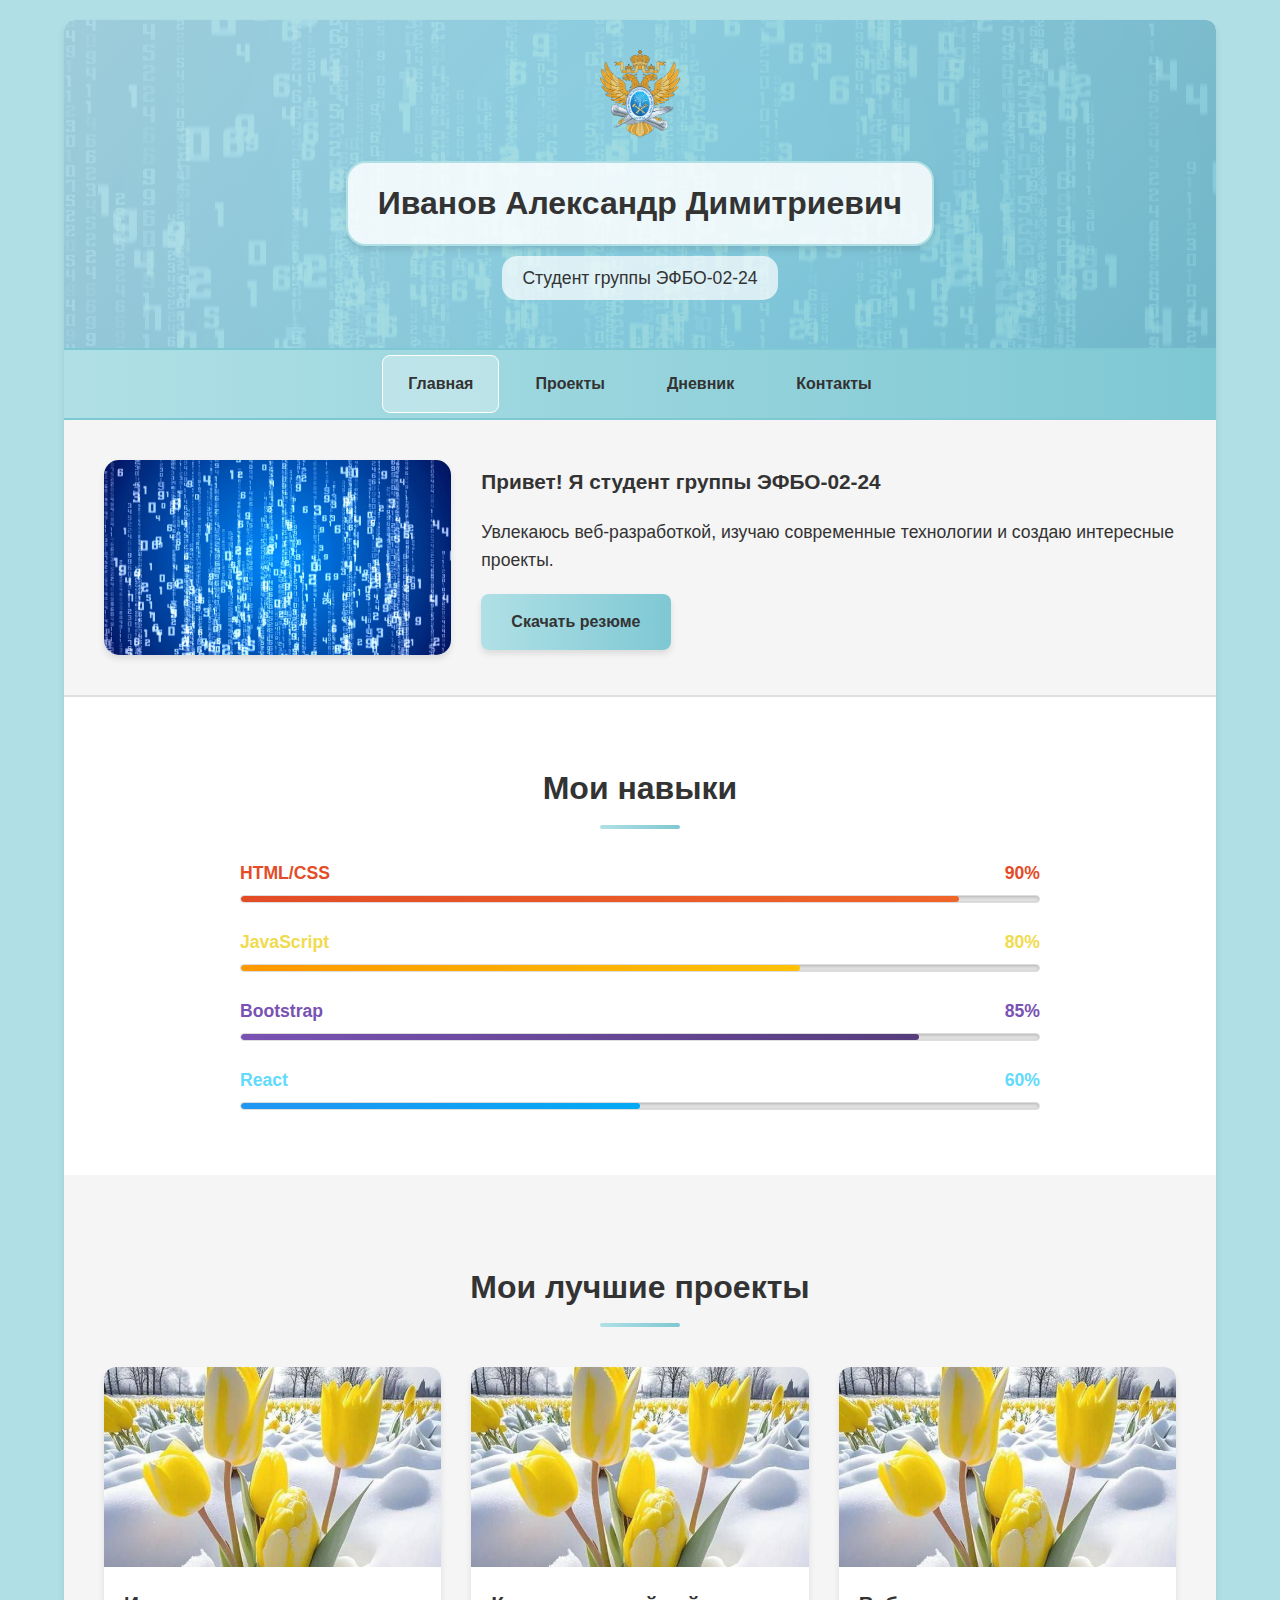
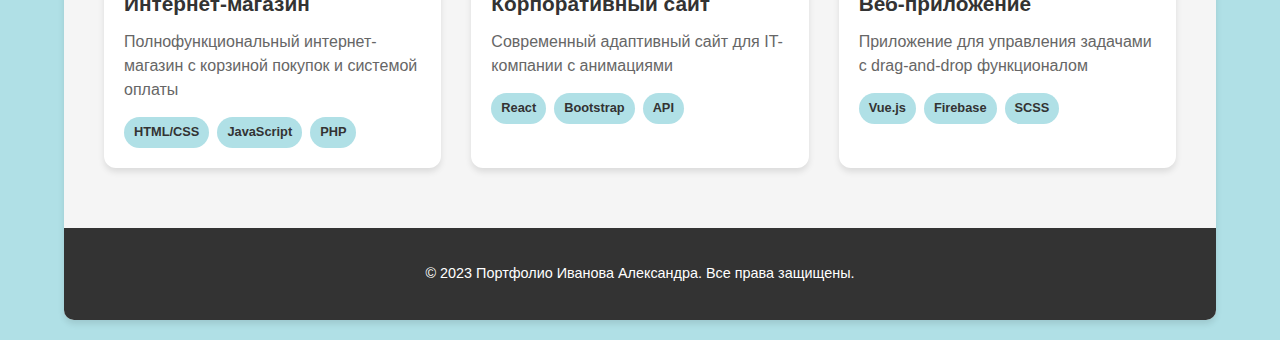
<file: index.html>
<!DOCTYPE html>
<html lang="ru">

<head>
    <meta charset="UTF-8">
    <meta name="viewport" content="width=device-width, initial-scale=1.0">
    <title>Портфолио Иванова Александра</title>
    <link rel="stylesheet" href="styles/styles.css">
</head>

<body>
    <div class="page">
        <div class="content">
            <header class="header">
                <div class="header__logo">
                    <img class="header__logo-img" src="/images/MIREA_Gerb_Colour.png" alt="Логотип МИРЭА">
                </div>
                <h1 class="header__text">Иванов Александр Димитриевич</h1>
                <p class="header__subtitle">Студент группы ЭФБО-02-24</p>
            </header>

            <nav class="nav">
                <div class="nav__container">
                    <a href="/index.html" class="nav__button-link active">Главная</a>
                    <a href="pages/projects.html" class="nav__button-link">Проекты</a>
                    <a href="pages/diary.html" class="nav__button-link">Дневник</a>
                    <a href="pages/contacts.html" class="nav__button-link">Контакты</a>
                </div>
            </nav>

            <main>
                <div class="info__container">
                    <img src="/images/header-background.png" alt="Фото студента" class="info__img">
                    <div class="info__text-content">
                        <p class="info__text-1">Привет! Я студент группы ЭФБО-02-24</p>
                        <p class="info__text-2">Увлекаюсь веб-разработкой, изучаю современные технологии и создаю интересные проекты.</p>
                        <a class="info__download-button" href="/assets/Практическое занятие №14 Фронтенд и бэкенд разработка (Часть 1 из 2).pdf">
                            Скачать резюме
                        </a>
                    </div>
                </div>

                <div class="skills__container">
                    <h2 class="skills__title">Мои навыки</h2>
                    <div class="skills__list">
                        <div class="skills__item">
                            <div class="skill__header">
                                <span class="skill__text html-text">HTML/CSS</span>
                                <span class="skills__percent html-percent">90%</span>
                            </div>
                            <div class="progress-bar">
                                <div class="progress-fill html-fill"></div>
                            </div>
                        </div>

                        <div class="skills__item">
                            <div class="skill__header">
                                <span class="skill__text js-text">JavaScript</span>
                                <span class="skills__percent js-percent">80%</span>
                            </div>
                            <div class="progress-bar">
                                <div class="progress-fill js-fill"></div>
                            </div>
                        </div>

                        <div class="skills__item">
                            <div class="skill__header">
                                <span class="skill__text bootstrap-text">Bootstrap</span>
                                <span class="skills__percent bootstrap-percent">85%</span>
                            </div>
                            <div class="progress-bar">
                                <div class="progress-fill bootstrap-fill"></div>
                            </div>
                        </div>

                        <div class="skills__item">
                            <div class="skill__header">
                                <span class="skill__text react-text">React</span>
                                <span class="skills__percent react-percent">60%</span>
                            </div>
                            <div class="progress-bar">
                                <div class="progress-fill react-fill"></div>
                            </div>
                        </div>
                    </div>
                </div>

                <div class="projects__container">
                    <h2 class="projects__title">Мои лучшие проекты</h2>
                    <div class="projects__grid">
                        <div class="project__card">
                            <div class="project__image">
                                <img src="/images/photo.jpg" alt="Интернет-магазин">
                                <div class="project__overlay">
                                    <a href="#" class="project__link">Посмотреть проект</a>
                                </div>
                            </div>
                            <div class="project__info">
                                <h3 class="project__name">Интернет-магазин</h3>
                                <p class="project__description">Полнофункциональный интернет-магазин с корзиной покупок и системой оплаты</p>
                                <div class="project__tags">
                                    <span class="project__tag">HTML/CSS</span>
                                    <span class="project__tag">JavaScript</span>
                                    <span class="project__tag">PHP</span>
                                </div>
                            </div>
                        </div>

                        <div class="project__card">
                            <div class="project__image">
                                <img src="/images/photo.jpg" alt="Корпоративный сайт">
                                <div class="project__overlay">
                                    <a href="#" class="project__link">Посмотреть проект</a>
                                </div>
                            </div>
                            <div class="project__info">
                                <h3 class="project__name">Корпоративный сайт</h3>
                                <p class="project__description">Современный адаптивный сайт для IT-компании с анимациями</p>
                                <div class="project__tags">
                                    <span class="project__tag">React</span>
                                    <span class="project__tag">Bootstrap</span>
                                    <span class="project__tag">API</span>
                                </div>
                            </div>
                        </div>

                        <div class="project__card">
                            <div class="project__image">
                                <img src="/images/photo.jpg" alt="Веб-приложение">
                                <div class="project__overlay">
                                    <a href="#" class="project__link">Посмотреть проект</a>
                                </div>
                            </div>
                            <div class="project__info">
                                <h3 class="project__name">Веб-приложение</h3>
                                <p class="project__description">Приложение для управления задачами с drag-and-drop функционалом</p>
                                <div class="project__tags">
                                    <span class="project__tag">Vue.js</span>
                                    <span class="project__tag">Firebase</span>
                                    <span class="project__tag">SCSS</span>
                                </div>
                            </div>
                        </div>
                    </div>
                </div>
            </main>

            <footer class="footer">
                <p>&copy; 2023 Портфолио Иванова Александра. Все права защищены.</p>
            </footer>
        </div>
    </div>
</body>

</html>
</file>
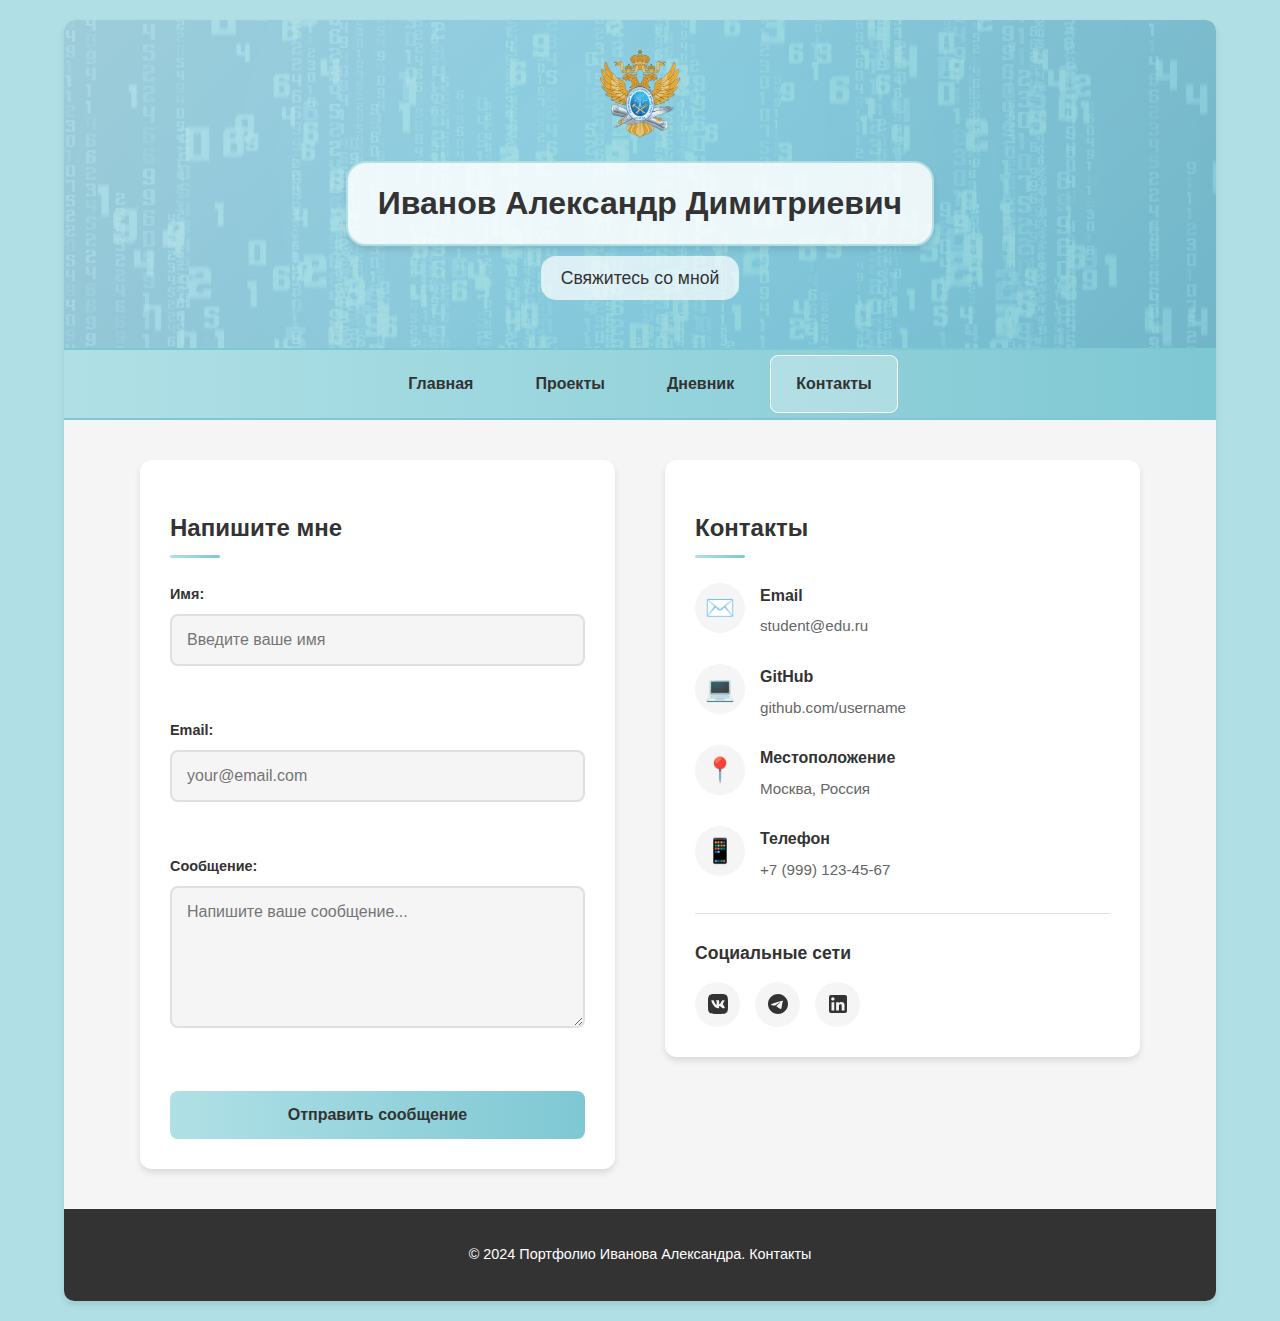
<file: contacts.html>
<!DOCTYPE html>
<html lang="ru">

<head>
    <meta charset="UTF-8">
    <meta name="viewport" content="width=device-width, initial-scale=1.0">
    <title>Контакты - Портфолио Иванова Александра</title>
    <link rel="stylesheet" href="/styles/styles.css">
</head>

<body>
    <div class="page">
        <div class="content">
            <header class="header">
                <div class="header__logo">
                    <img class="header__logo-img" src="/images/MIREA_Gerb_Colour.png" alt="Логотип МИРЭА">
                </div>
                <h1 class="header__text">Иванов Александр Димитриевич</h1>
                <p class="header__subtitle">Свяжитесь со мной</p>
            </header>

            <nav class="nav">
                <div class="nav__container">
                    <a href="/index.html" class="nav__button-link">Главная</a>
                    <a href="/projects.html" class="nav__button-link">Проекты</a>
                    <a href="/diary.html" class="nav__button-link">Дневник</a>
                    <a href="/contacts.html" class="nav__button-link active">Контакты</a>
                </div>
            </nav>

            <main class="contacts-main">
                <div class="contacts-container">
                    <div class="contacts-grid">
                        <!-- Левая колонка - Контактная форма -->
                        <div class="contacts-column">
                            <section class="contact-form-section">
                                <h2 class="section-title">Напишите мне</h2>
                                <form class="contact-form" id="contactForm">
                                    <div class="form-group">
                                        <label for="userName" class="form-label">Имя:</label>
                                        <input type="text" id="userName" class="form-input" placeholder="Введите ваше имя" required>
                                        <div class="error-message" id="nameError"></div>
                                    </div>

                                    <div class="form-group">
                                        <label for="userEmail" class="form-label">Email:</label>
                                        <input type="email" id="userEmail" class="form-input" placeholder="your@email.com" required>
                                        <div class="error-message" id="emailError"></div>
                                    </div>

                                    <div class="form-group">
                                        <label for="userMessage" class="form-label">Сообщение:</label>
                                        <textarea id="userMessage" class="form-textarea" placeholder="Напишите ваше сообщение..." rows="6" required></textarea>
                                        <div class="error-message" id="messageError"></div>
                                    </div>

                                    <button type="submit" class="submit-btn contact-submit">
                                        <span class="btn-text">Отправить сообщение</span>
                                        <div class="btn-loading" style="display: none;">
                                            <div class="loading-spinner"></div>
                                            Отправка...
                                        </div>
                                    </button>
                                </form>
                            </section>
                        </div>

                        <!-- Правая колонка - Контактная информация -->
                        <div class="contacts-column">
                            <section class="contact-info-section">
                                <h2 class="section-title">Контакты</h2>
                                <div class="contact-info">
                                    <div class="contact-item">
                                        <div class="contact-icon">✉️</div>
                                        <div class="contact-details">
                                            <h3 class="contact-type">Email</h3>
                                            <a href="mailto:student@edu.ru" class="contact-link">student@edu.ru</a>
                                        </div>
                                    </div>

                                    <div class="contact-item">
                                        <div class="contact-icon">💻</div>
                                        <div class="contact-details">
                                            <h3 class="contact-type">GitHub</h3>
                                            <a href="https://github.com/username" class="contact-link" target="_blank">github.com/username</a>
                                        </div>
                                    </div>

                                    <div class="contact-item">
                                        <div class="contact-icon">📍</div>
                                        <div class="contact-details">
                                            <h3 class="contact-type">Местоположение</h3>
                                            <span class="contact-text">Москва, Россия</span>
                                        </div>
                                    </div>

                                    <div class="contact-item">
                                        <div class="contact-icon">📱</div>
                                        <div class="contact-details">
                                            <h3 class="contact-type">Телефон</h3>
                                            <a href="tel:+79991234567" class="contact-link">+7 (999) 123-45-67</a>
                                        </div>
                                    </div>
                                </div>

                                <div class="social-links">
                                    <h3 class="social-title">Социальные сети</h3>
                                    <div class="social-icons">
                                        <a href="#" class="social-link" aria-label="VK">
                                            <svg width="24" height="24" viewBox="0 0 24 24" fill="currentColor">
                                                <path d="M15.07 2H8.93C3.33 2 2 3.33 2 8.93V15.07C2 20.67 3.33 22 8.93 22H15.07C20.67 22 22 20.67 22 15.07V8.93C22 3.33 20.67 2 15.07 2M18.15 16.27H16.69C16.14 16.27 15.97 15.82 15 14.83C14.12 14 13.74 13.88 13.53 13.88C13.24 13.88 13.15 13.96 13.15 14.38V15.69C13.15 16.04 13.04 16.26 12.11 16.26C10.57 16.26 8.86 15.32 7.66 13.59C5.85 11.05 5.36 9.13 5.36 8.75C5.36 8.54 5.43 8.34 5.85 8.34H7.32C7.69 8.34 7.83 8.5 7.97 8.9C8.69 10.96 9.89 12.76 10.38 12.76C10.57 12.76 10.65 12.66 10.65 12.25V10.1C10.6 9.12 10.07 9.03 10.07 8.68C10.07 8.5 10.21 8.34 10.44 8.34H12.73C13.04 8.34 13.15 8.5 13.15 8.88V11.77C13.15 12.08 13.28 12.19 13.38 12.19C13.56 12.19 13.72 12.08 14.05 11.75C15.1 10.48 16.15 8.56 16.15 8.56C16.29 8.34 16.43 8.27 16.73 8.27H18.17C18.56 8.27 18.62 8.5 18.5 8.81C18.25 9.57 16.87 11.67 16.87 11.67C16.72 11.91 16.65 12.01 16.87 12.32C16.87 12.32 18.33 14.47 18.69 15.29C18.85 15.67 18.7 16.27 18.15 16.27Z"/>
                                            </svg>
                                        </a>
                                        <a href="#" class="social-link" aria-label="Telegram">
                                            <svg width="24" height="24" viewBox="0 0 24 24" fill="currentColor">
                                                <path d="M12 2C6.48 2 2 6.48 2 12C2 17.52 6.48 22 12 22C17.52 22 22 17.52 22 12C22 6.48 17.52 2 12 2ZM16.64 8.8C16.49 10.38 15.84 14.22 15.51 15.99C15.37 16.74 15.09 16.99 14.83 17.02C14.25 17.07 13.81 16.64 13.25 16.27C12.37 15.69 11.87 15.33 11.02 14.77C10.03 14.12 10.67 13.76 11.24 13.18C11.39 13.03 13.95 10.7 14 10.49C14.009 10.458 14.009 10.385 13.95 10.332C13.895 10.279 13.822 10.295 13.77 10.308C13.69 10.329 12.18 11.36 9.61 13.26C9.13 13.6 8.69 13.77 8.28 13.76C7.83 13.75 6.97 13.51 6.34 13.3C5.56 13.04 4.95 12.9 5 12.45C5.03 12.19 5.47 11.93 6.36 11.66C9.14 10.71 11.22 10.04 12.6 9.65C15.38 8.83 16.04 8.63 16.46 8.63C16.55 8.63 16.75 8.65 16.88 8.76C16.99 8.86 17.02 9 17 9.12C16.93 9.44 16.7 10.18 16.5 10.82L16.64 8.8Z"/>
                                            </svg>
                                        </a>
                                        <a href="#" class="social-link" aria-label="LinkedIn">
                                            <svg width="24" height="24" viewBox="0 0 24 24" fill="currentColor">
                                                <path d="M19 3A2 2 0 0 1 21 5V19A2 2 0 0 1 19 21H5A2 2 0 0 1 3 19V5A2 2 0 0 1 5 3H19M18.5 18.5V13.2A3.26 3.26 0 0 0 15.24 9.94C14.39 9.94 13.4 10.46 12.92 11.24V10.13H10.13V18.5H12.92V13.57C12.92 12.8 13.54 12.17 14.31 12.17A1.4 1.4 0 0 1 15.71 13.57V18.5H18.5M6.88 8.56A1.68 1.68 0 0 0 8.56 6.88C8.56 5.95 7.81 5.19 6.88 5.19A1.69 1.69 0 0 0 5.19 6.88C5.19 7.81 5.95 8.56 6.88 8.56M8.27 18.5V10.13H5.5V18.5H8.27Z"/>
                                            </svg>
                                        </a>
                                    </div>
                                </div>
                            </section>
                        </div>
                    </div>
                </div>
            </main>

            <footer class="footer">
                <p>&copy; 2024 Портфолио Иванова Александра. <a href="/pages/contacts.html" class="footer-link">Контакты</a></p>
            </footer>
        </div>
    </div>

    <!-- Модальное окно успешной отправки -->
    <div id="successModal" class="modal">
        <div class="modal__content success-modal">
            <span class="modal__close">&times;</span>
            <div class="success-icon">✓</div>
            <h2 class="modal__title">Сообщение отправлено!</h2>
            <p class="modal__text">Спасибо за ваше сообщение. Я свяжусь с вами в ближайшее время.</p>
            <button class="modal-btn" id="closeSuccessModal">Хорошо</button>
        </div>
    </div>

    <script src="/scripts/contacts.js"></script>
</body>

</html>
</file>
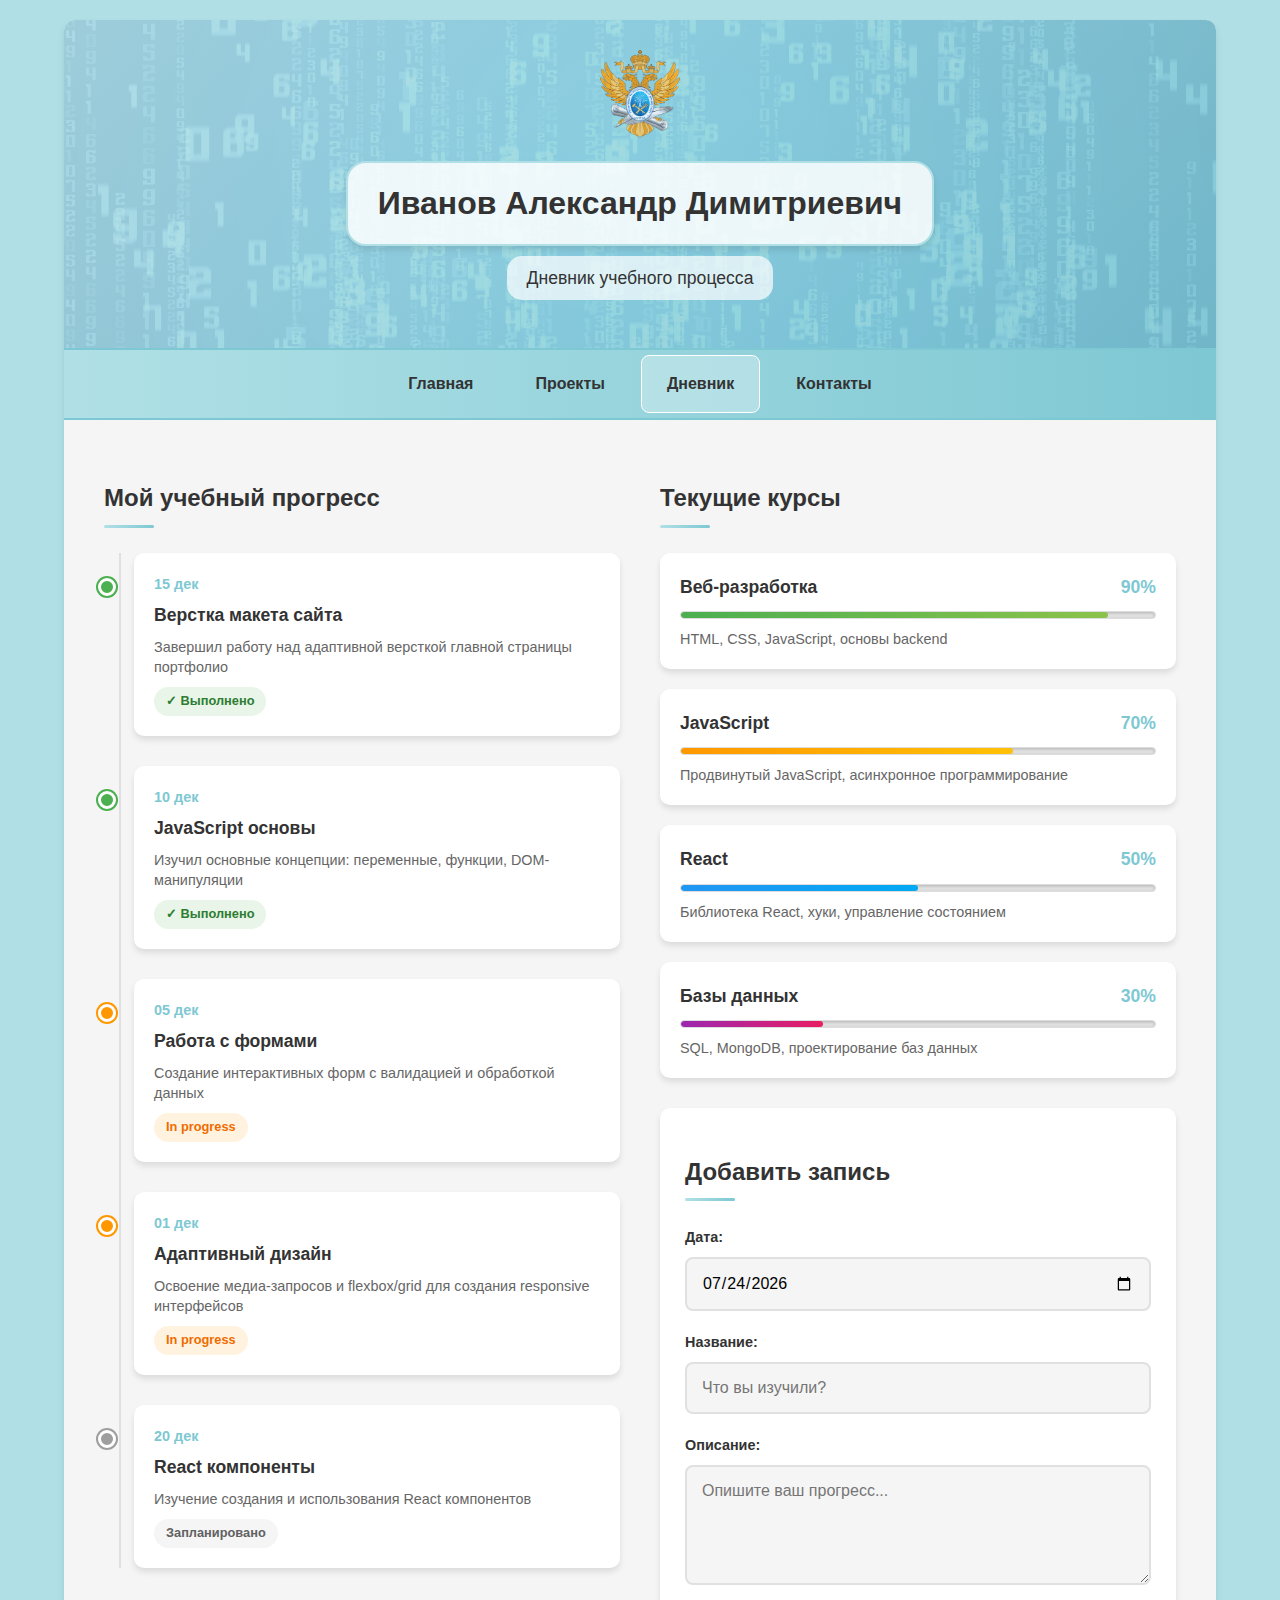
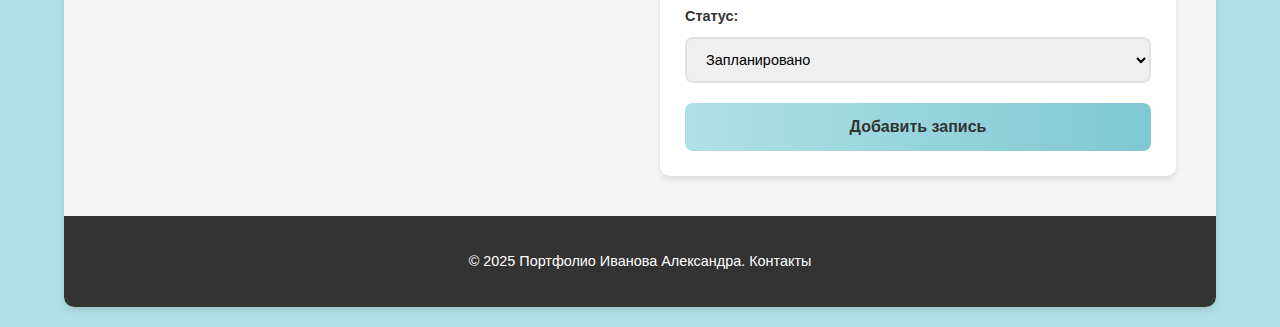
<file: diary.html>
<!DOCTYPE html>
<html lang="ru">

<head>
    <meta charset="UTF-8">
    <meta name="viewport" content="width=device-width, initial-scale=1.0">
    <title>Дневник - Портфолио Иванова Александра</title>
    <link rel="stylesheet" href="/styles/styles.css">
</head>

<body>
    <div class="page">
        <div class="content">
            <header class="header">
                <div class="header__logo">
                    <img class="header__logo-img" src="/images/MIREA_Gerb_Colour.png" alt="Логотип МИРЭА">
                </div>
                <h1 class="header__text">Иванов Александр Димитриевич</h1>
                <p class="header__subtitle">Дневник учебного процесса</p>
            </header>

            <nav class="nav">
                <div class="nav__container">
                    <a href="/index.html" class="nav__button-link">Главная</a>
                    <a href="/pages/projects.html" class="nav__button-link">Проекты</a>
                    <a href="/pages/diary.html" class="nav__button-link active">Дневник</a>
                    <a href="/pages/contacts.html" class="nav__button-link">Контакты</a>
                </div>
            </nav>

            <main class="diary-main">
                <div class="diary-container">
                    <div class="diary-grid">
                        <!-- Левая колонка - Учебный прогресс -->
                        <div class="diary-column">
                            <section class="progress-section">
                                <h2 class="section-title">Мой учебный прогресс</h2>
                                <div class="timeline">
                                    <div class="timeline-item completed">
                                        <div class="timeline-date">15 дек</div>
                                        <div class="timeline-content">
                                            <h3 class="timeline-title">Верстка макета сайта</h3>
                                            <p class="timeline-description">Завершил работу над адаптивной версткой главной страницы портфолио</p>
                                            <span class="status-badge completed">✓ Выполнено</span>
                                        </div>
                                    </div>

                                    <div class="timeline-item completed">
                                        <div class="timeline-date">10 дек</div>
                                        <div class="timeline-content">
                                            <h3 class="timeline-title">JavaScript основы</h3>
                                            <p class="timeline-description">Изучил основные концепции: переменные, функции, DOM-манипуляции</p>
                                            <span class="status-badge completed">✓ Выполнено</span>
                                        </div>
                                    </div>

                                    <div class="timeline-item in-progress">
                                        <div class="timeline-date">05 дек</div>
                                        <div class="timeline-content">
                                            <h3 class="timeline-title">Работа с формами</h3>
                                            <p class="timeline-description">Создание интерактивных форм с валидацией и обработкой данных</p>
                                            <span class="status-badge in-progress">In progress</span>
                                        </div>
                                    </div>

                                    <div class="timeline-item in-progress">
                                        <div class="timeline-date">01 дек</div>
                                        <div class="timeline-content">
                                            <h3 class="timeline-title">Адаптивный дизайн</h3>
                                            <p class="timeline-description">Освоение медиа-запросов и flexbox/grid для создания responsive интерфейсов</p>
                                            <span class="status-badge in-progress">In progress</span>
                                        </div>
                                    </div>

                                    <div class="timeline-item planned">
                                        <div class="timeline-date">20 дек</div>
                                        <div class="timeline-content">
                                            <h3 class="timeline-title">React компоненты</h3>
                                            <p class="timeline-description">Изучение создания и использования React компонентов</p>
                                            <span class="status-badge planned">Запланировано</span>
                                        </div>
                                    </div>
                                </div>
                            </section>
                        </div>

                        <!-- Правая колонка - Текущие курсы -->
                        <div class="diary-column">
                            <section class="courses-section">
                                <h2 class="section-title">Текущие курсы</h2>
                                <div class="courses-list">
                                    <div class="course-item">
                                        <div class="course-header">
                                            <h3 class="course-title">Веб-разработка</h3>
                                            <span class="course-percent">90%</span>
                                        </div>
                                        <div class="progress-bar">
                                            <div class="progress-fill web-dev-fill"></div>
                                        </div>
                                        <p class="course-description">HTML, CSS, JavaScript, основы backend</p>
                                    </div>

                                    <div class="course-item">
                                        <div class="course-header">
                                            <h3 class="course-title">JavaScript</h3>
                                            <span class="course-percent">70%</span>
                                        </div>
                                        <div class="progress-bar">
                                            <div class="progress-fill js-fill"></div>
                                        </div>
                                        <p class="course-description">Продвинутый JavaScript, асинхронное программирование</p>
                                    </div>

                                    <div class="course-item">
                                        <div class="course-header">
                                            <h3 class="course-title">React</h3>
                                            <span class="course-percent">50%</span>
                                        </div>
                                        <div class="progress-bar">
                                            <div class="progress-fill react-fill"></div>
                                        </div>
                                        <p class="course-description">Библиотека React, хуки, управление состоянием</p>
                                    </div>

                                    <div class="course-item">
                                        <div class="course-header">
                                            <h3 class="course-title">Базы данных</h3>
                                            <span class="course-percent">30%</span>
                                        </div>
                                        <div class="progress-bar">
                                            <div class="progress-fill db-fill"></div>
                                        </div>
                                        <p class="course-description">SQL, MongoDB, проектирование баз данных</p>
                                    </div>
                                </div>
                            </section>

                            <!-- Форма добавления записи -->
                            <section class="add-entry-section">
                                <h2 class="section-title">Добавить запись</h2>
                                <form class="entry-form" id="diaryForm">
                                    <div class="form-group">
                                        <label for="entryDate">Дата:</label>
                                        <input type="date" id="entryDate" class="form-input" required>
                                    </div>

                                    <div class="form-group">
                                        <label for="entryTitle">Название:</label>
                                        <input type="text" id="entryTitle" class="form-input" placeholder="Что вы изучили?" required>
                                    </div>

                                    <div class="form-group">
                                        <label for="entryDescription">Описание:</label>
                                        <textarea id="entryDescription" class="form-textarea" placeholder="Опишите ваш прогресс..." rows="3"></textarea>
                                    </div>

                                    <div class="form-group">
                                        <label for="entryStatus">Статус:</label>
                                        <select id="entryStatus" class="form-select" required>
                                            <option value="planned">Запланировано</option>
                                            <option value="in-progress">In progress</option>
                                            <option value="completed">Выполнено</option>
                                        </select>
                                    </div>

                                    <button type="submit" class="submit-btn">Добавить запись</button>
                                </form>
                            </section>
                        </div>
                    </div>
                </div>
            </main>

            <footer class="footer">
                <p>&copy; 2025 Портфолио Иванова Александра. <a href="/pages/contacts.html" class="footer-link">Контакты</a></p>
            </footer>
        </div>
    </div>

    <script src="/scripts/diary.js"></script>
</body>

</html>
</file>
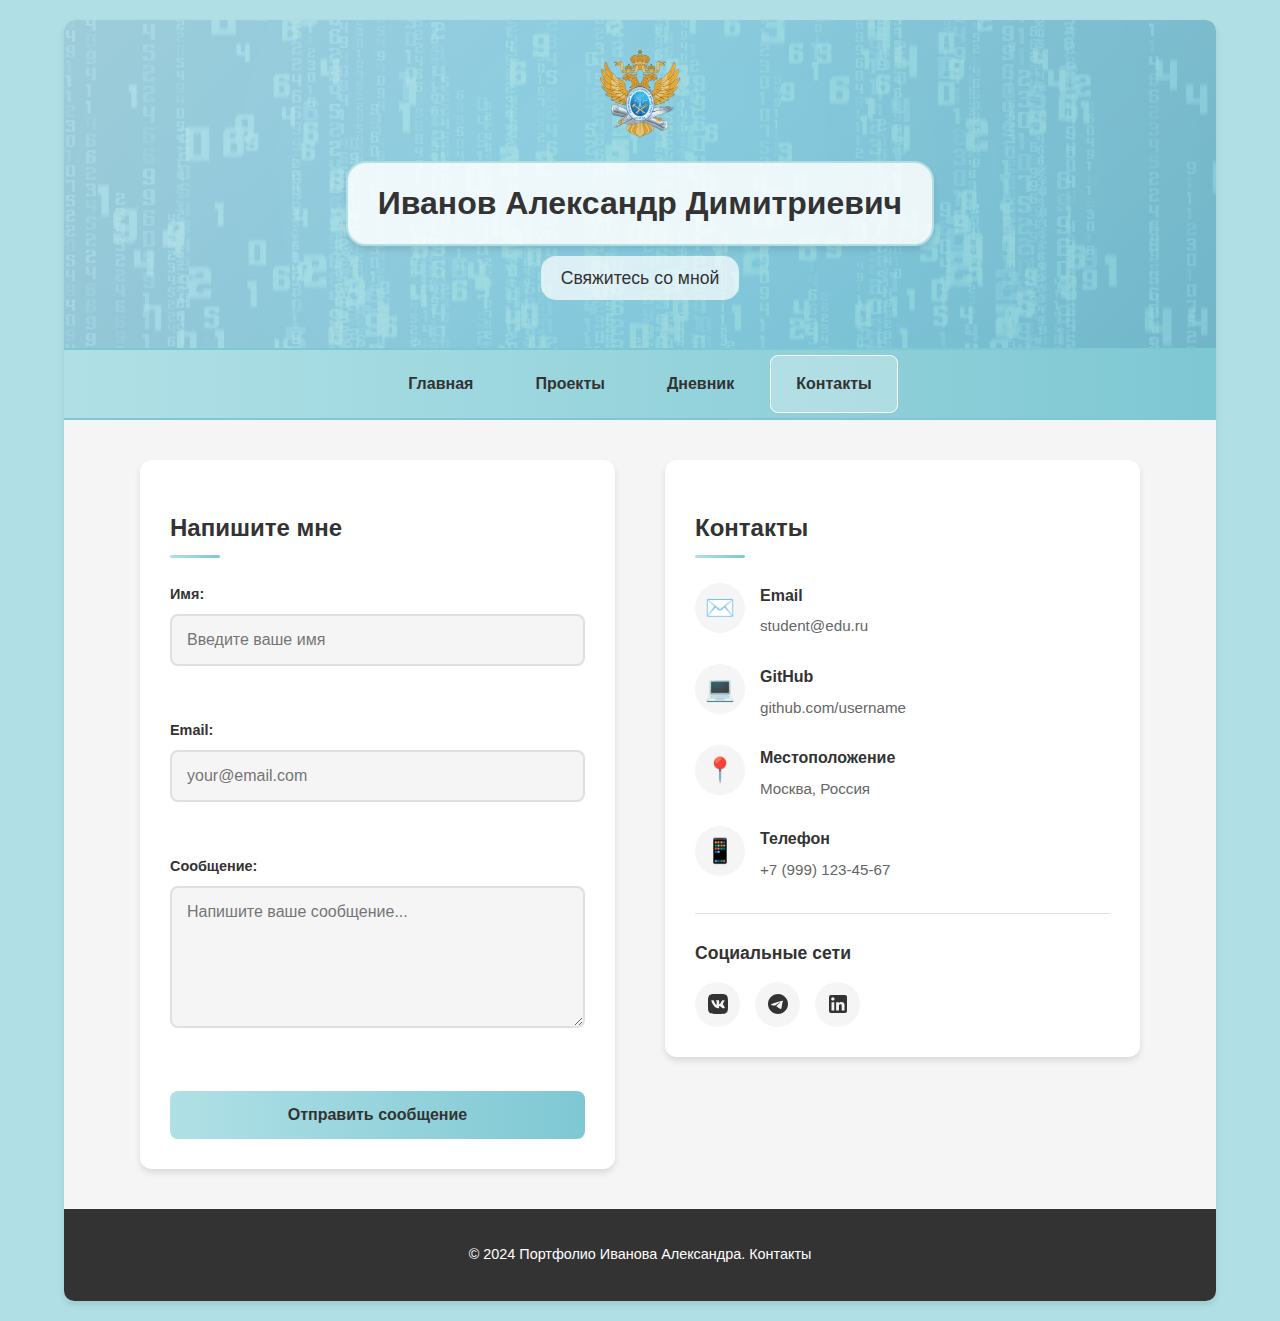
<file: pages/contacts.html>
<!DOCTYPE html>
<html lang="ru">

<head>
    <meta charset="UTF-8">
    <meta name="viewport" content="width=device-width, initial-scale=1.0">
    <title>Контакты - Портфолио Иванова Александра</title>
    <link rel="stylesheet" href="/styles/styles.css">
</head>

<body>
    <div class="page">
        <div class="content">
            <header class="header">
                <div class="header__logo">
                    <img class="header__logo-img" src="/images/MIREA_Gerb_Colour.png" alt="Логотип МИРЭА">
                </div>
                <h1 class="header__text">Иванов Александр Димитриевич</h1>
                <p class="header__subtitle">Свяжитесь со мной</p>
            </header>

            <nav class="nav">
                <div class="nav__container">
                    <a href="../index.html" class="nav__button-link">Главная</a>
                    <a href="projects.html" class="nav__button-link">Проекты</a>
                    <a href="diary.html" class="nav__button-link">Дневник</a>
                    <a href="contacts.html" class="nav__button-link active">Контакты</a>
                </div>
            </nav>

            <main class="contacts-main">
                <div class="contacts-container">
                    <div class="contacts-grid">
                        <!-- Левая колонка - Контактная форма -->
                        <div class="contacts-column">
                            <section class="contact-form-section">
                                <h2 class="section-title">Напишите мне</h2>
                                <form class="contact-form" id="contactForm">
                                    <div class="form-group">
                                        <label for="userName" class="form-label">Имя:</label>
                                        <input type="text" id="userName" class="form-input" placeholder="Введите ваше имя" required>
                                        <div class="error-message" id="nameError"></div>
                                    </div>

                                    <div class="form-group">
                                        <label for="userEmail" class="form-label">Email:</label>
                                        <input type="email" id="userEmail" class="form-input" placeholder="your@email.com" required>
                                        <div class="error-message" id="emailError"></div>
                                    </div>

                                    <div class="form-group">
                                        <label for="userMessage" class="form-label">Сообщение:</label>
                                        <textarea id="userMessage" class="form-textarea" placeholder="Напишите ваше сообщение..." rows="6" required></textarea>
                                        <div class="error-message" id="messageError"></div>
                                    </div>

                                    <button type="submit" class="submit-btn contact-submit">
                                        <span class="btn-text">Отправить сообщение</span>
                                        <div class="btn-loading" style="display: none;">
                                            <div class="loading-spinner"></div>
                                            Отправка...
                                        </div>
                                    </button>
                                </form>
                            </section>
                        </div>

                        <!-- Правая колонка - Контактная информация -->
                        <div class="contacts-column">
                            <section class="contact-info-section">
                                <h2 class="section-title">Контакты</h2>
                                <div class="contact-info">
                                    <div class="contact-item">
                                        <div class="contact-icon">✉️</div>
                                        <div class="contact-details">
                                            <h3 class="contact-type">Email</h3>
                                            <a href="mailto:student@edu.ru" class="contact-link">student@edu.ru</a>
                                        </div>
                                    </div>

                                    <div class="contact-item">
                                        <div class="contact-icon">💻</div>
                                        <div class="contact-details">
                                            <h3 class="contact-type">GitHub</h3>
                                            <a href="https://github.com/username" class="contact-link" target="_blank">github.com/username</a>
                                        </div>
                                    </div>

                                    <div class="contact-item">
                                        <div class="contact-icon">📍</div>
                                        <div class="contact-details">
                                            <h3 class="contact-type">Местоположение</h3>
                                            <span class="contact-text">Москва, Россия</span>
                                        </div>
                                    </div>

                                    <div class="contact-item">
                                        <div class="contact-icon">📱</div>
                                        <div class="contact-details">
                                            <h3 class="contact-type">Телефон</h3>
                                            <a href="tel:+79991234567" class="contact-link">+7 (999) 123-45-67</a>
                                        </div>
                                    </div>
                                </div>

                                <div class="social-links">
                                    <h3 class="social-title">Социальные сети</h3>
                                    <div class="social-icons">
                                        <a href="#" class="social-link" aria-label="VK">
                                            <svg width="24" height="24" viewBox="0 0 24 24" fill="currentColor">
                                                <path d="M15.07 2H8.93C3.33 2 2 3.33 2 8.93V15.07C2 20.67 3.33 22 8.93 22H15.07C20.67 22 22 20.67 22 15.07V8.93C22 3.33 20.67 2 15.07 2M18.15 16.27H16.69C16.14 16.27 15.97 15.82 15 14.83C14.12 14 13.74 13.88 13.53 13.88C13.24 13.88 13.15 13.96 13.15 14.38V15.69C13.15 16.04 13.04 16.26 12.11 16.26C10.57 16.26 8.86 15.32 7.66 13.59C5.85 11.05 5.36 9.13 5.36 8.75C5.36 8.54 5.43 8.34 5.85 8.34H7.32C7.69 8.34 7.83 8.5 7.97 8.9C8.69 10.96 9.89 12.76 10.38 12.76C10.57 12.76 10.65 12.66 10.65 12.25V10.1C10.6 9.12 10.07 9.03 10.07 8.68C10.07 8.5 10.21 8.34 10.44 8.34H12.73C13.04 8.34 13.15 8.5 13.15 8.88V11.77C13.15 12.08 13.28 12.19 13.38 12.19C13.56 12.19 13.72 12.08 14.05 11.75C15.1 10.48 16.15 8.56 16.15 8.56C16.29 8.34 16.43 8.27 16.73 8.27H18.17C18.56 8.27 18.62 8.5 18.5 8.81C18.25 9.57 16.87 11.67 16.87 11.67C16.72 11.91 16.65 12.01 16.87 12.32C16.87 12.32 18.33 14.47 18.69 15.29C18.85 15.67 18.7 16.27 18.15 16.27Z"/>
                                            </svg>
                                        </a>
                                        <a href="#" class="social-link" aria-label="Telegram">
                                            <svg width="24" height="24" viewBox="0 0 24 24" fill="currentColor">
                                                <path d="M12 2C6.48 2 2 6.48 2 12C2 17.52 6.48 22 12 22C17.52 22 22 17.52 22 12C22 6.48 17.52 2 12 2ZM16.64 8.8C16.49 10.38 15.84 14.22 15.51 15.99C15.37 16.74 15.09 16.99 14.83 17.02C14.25 17.07 13.81 16.64 13.25 16.27C12.37 15.69 11.87 15.33 11.02 14.77C10.03 14.12 10.67 13.76 11.24 13.18C11.39 13.03 13.95 10.7 14 10.49C14.009 10.458 14.009 10.385 13.95 10.332C13.895 10.279 13.822 10.295 13.77 10.308C13.69 10.329 12.18 11.36 9.61 13.26C9.13 13.6 8.69 13.77 8.28 13.76C7.83 13.75 6.97 13.51 6.34 13.3C5.56 13.04 4.95 12.9 5 12.45C5.03 12.19 5.47 11.93 6.36 11.66C9.14 10.71 11.22 10.04 12.6 9.65C15.38 8.83 16.04 8.63 16.46 8.63C16.55 8.63 16.75 8.65 16.88 8.76C16.99 8.86 17.02 9 17 9.12C16.93 9.44 16.7 10.18 16.5 10.82L16.64 8.8Z"/>
                                            </svg>
                                        </a>
                                        <a href="#" class="social-link" aria-label="LinkedIn">
                                            <svg width="24" height="24" viewBox="0 0 24 24" fill="currentColor">
                                                <path d="M19 3A2 2 0 0 1 21 5V19A2 2 0 0 1 19 21H5A2 2 0 0 1 3 19V5A2 2 0 0 1 5 3H19M18.5 18.5V13.2A3.26 3.26 0 0 0 15.24 9.94C14.39 9.94 13.4 10.46 12.92 11.24V10.13H10.13V18.5H12.92V13.57C12.92 12.8 13.54 12.17 14.31 12.17A1.4 1.4 0 0 1 15.71 13.57V18.5H18.5M6.88 8.56A1.68 1.68 0 0 0 8.56 6.88C8.56 5.95 7.81 5.19 6.88 5.19A1.69 1.69 0 0 0 5.19 6.88C5.19 7.81 5.95 8.56 6.88 8.56M8.27 18.5V10.13H5.5V18.5H8.27Z"/>
                                            </svg>
                                        </a>
                                    </div>
                                </div>
                            </section>
                        </div>
                    </div>
                </div>
            </main>

            <footer class="footer">
                <p>&copy; 2024 Портфолио Иванова Александра. <a href="/pages/contacts.html" class="footer-link">Контакты</a></p>
            </footer>
        </div>
    </div>

    <!-- Модальное окно успешной отправки -->
    <div id="successModal" class="modal">
        <div class="modal__content success-modal">
            <span class="modal__close">&times;</span>
            <div class="success-icon">✓</div>
            <h2 class="modal__title">Сообщение отправлено!</h2>
            <p class="modal__text">Спасибо за ваше сообщение. Я свяжусь с вами в ближайшее время.</p>
            <button class="modal-btn" id="closeSuccessModal">Хорошо</button>
        </div>
    </div>

    <script src="/scripts/contacts.js"></script>
</body>

</html>
</file>
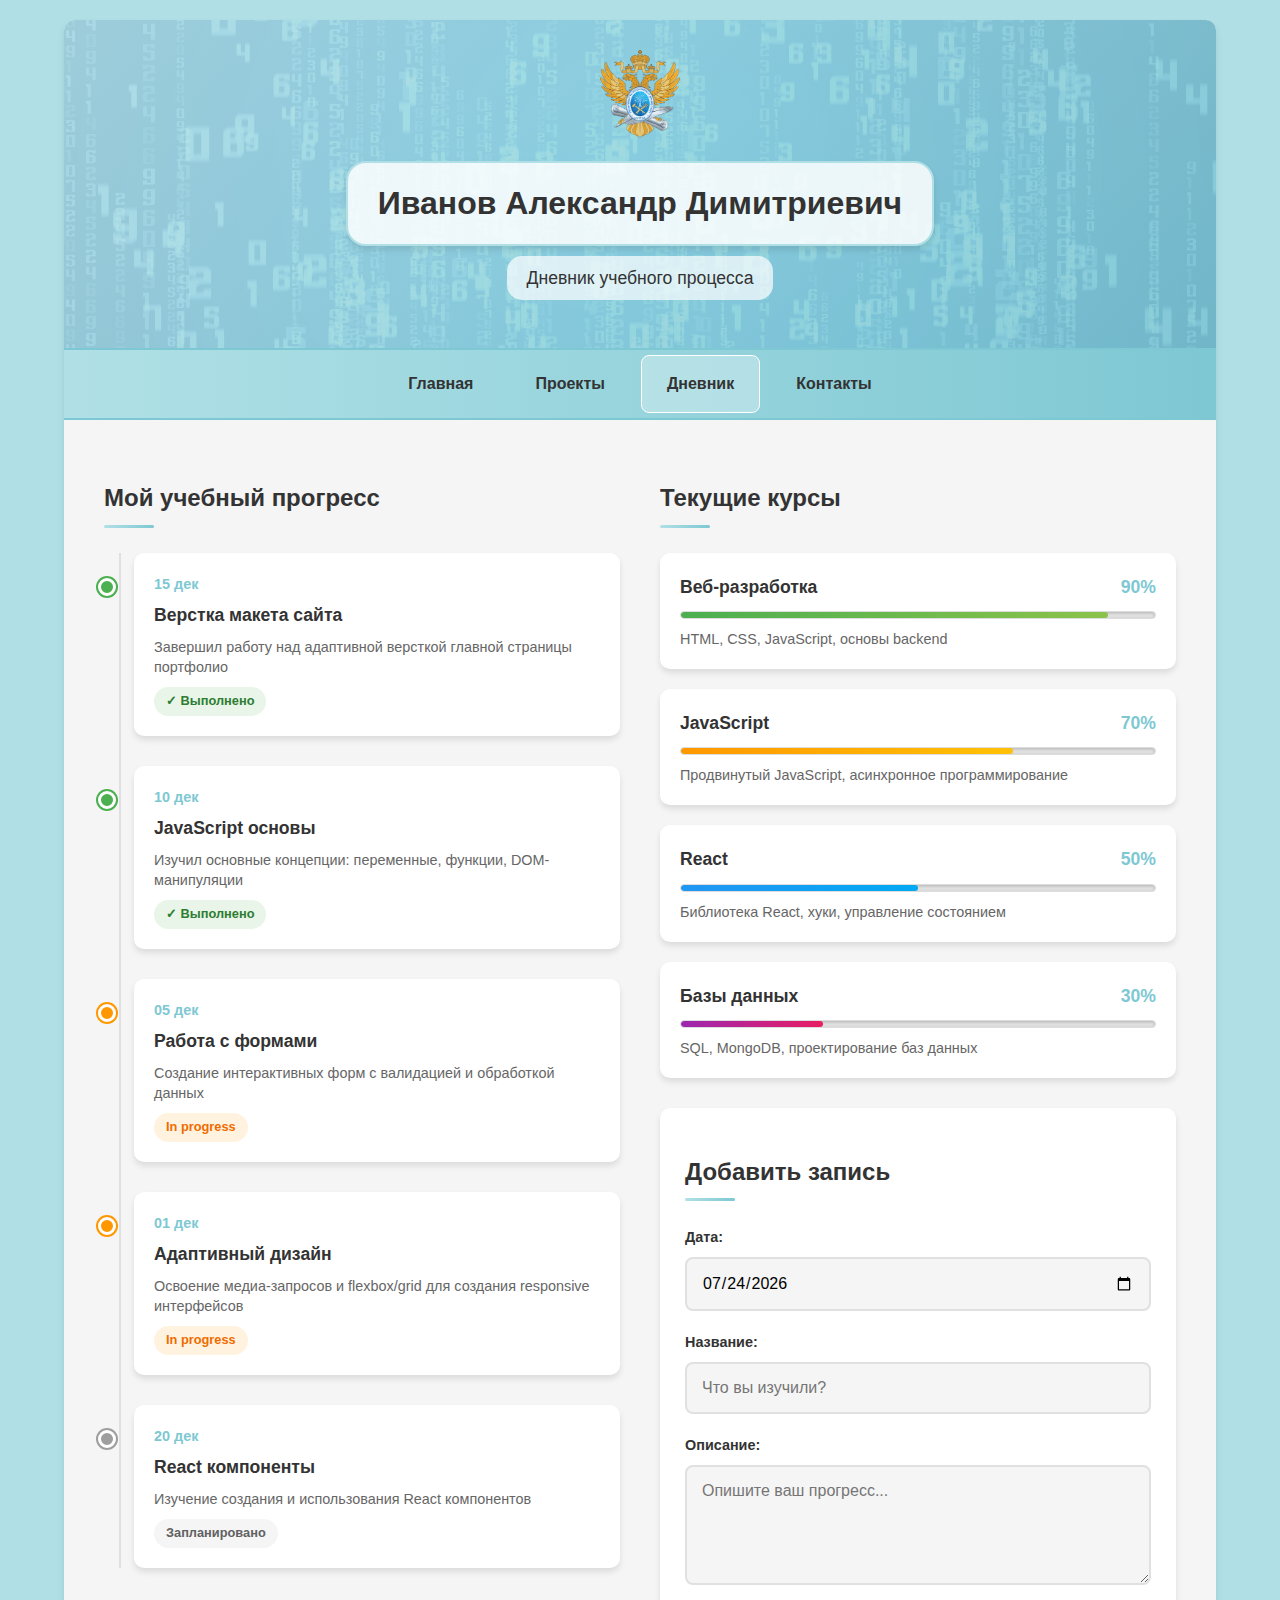
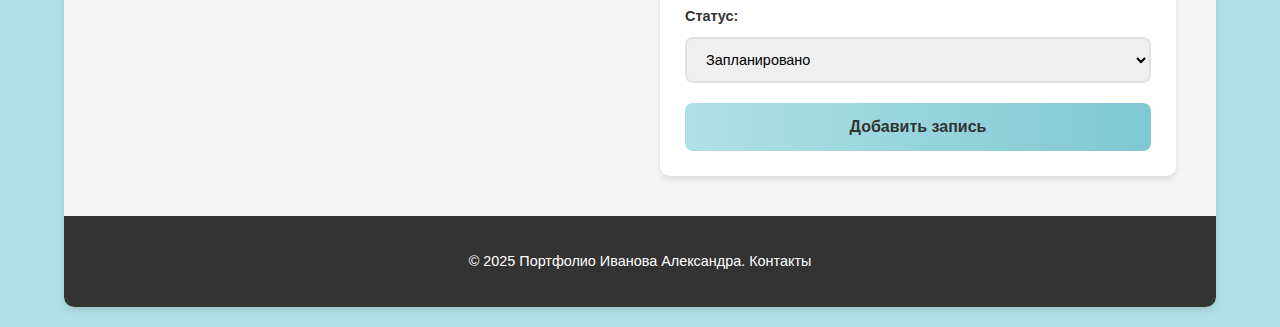
<file: pages/diary.html>
<!DOCTYPE html>
<html lang="ru">

<head>
    <meta charset="UTF-8">
    <meta name="viewport" content="width=device-width, initial-scale=1.0">
    <title>Дневник - Портфолио Иванова Александра</title>
    <link rel="stylesheet" href="/styles/styles.css">
</head>

<body>
    <div class="page">
        <div class="content">
            <header class="header">
                <div class="header__logo">
                    <img class="header__logo-img" src="/images/MIREA_Gerb_Colour.png" alt="Логотип МИРЭА">
                </div>
                <h1 class="header__text">Иванов Александр Димитриевич</h1>
                <p class="header__subtitle">Дневник учебного процесса</p>
            </header>

            <nav class="nav">
                <div class="nav__container">
                    <a href="../index.html" class="nav__button-link">Главная</a>
                    <a href="projects.html" class="nav__button-link">Проекты</a>
                    <a href="diary.html" class="nav__button-link active">Дневник</a>
                    <a href="contacts.html" class="nav__button-link">Контакты</a>
                </div>
            </nav>

            <main class="diary-main">
                <div class="diary-container">
                    <div class="diary-grid">
                        <!-- Левая колонка - Учебный прогресс -->
                        <div class="diary-column">
                            <section class="progress-section">
                                <h2 class="section-title">Мой учебный прогресс</h2>
                                <div class="timeline">
                                    <div class="timeline-item completed">
                                        <div class="timeline-date">15 дек</div>
                                        <div class="timeline-content">
                                            <h3 class="timeline-title">Верстка макета сайта</h3>
                                            <p class="timeline-description">Завершил работу над адаптивной версткой главной страницы портфолио</p>
                                            <span class="status-badge completed">✓ Выполнено</span>
                                        </div>
                                    </div>

                                    <div class="timeline-item completed">
                                        <div class="timeline-date">10 дек</div>
                                        <div class="timeline-content">
                                            <h3 class="timeline-title">JavaScript основы</h3>
                                            <p class="timeline-description">Изучил основные концепции: переменные, функции, DOM-манипуляции</p>
                                            <span class="status-badge completed">✓ Выполнено</span>
                                        </div>
                                    </div>

                                    <div class="timeline-item in-progress">
                                        <div class="timeline-date">05 дек</div>
                                        <div class="timeline-content">
                                            <h3 class="timeline-title">Работа с формами</h3>
                                            <p class="timeline-description">Создание интерактивных форм с валидацией и обработкой данных</p>
                                            <span class="status-badge in-progress">In progress</span>
                                        </div>
                                    </div>

                                    <div class="timeline-item in-progress">
                                        <div class="timeline-date">01 дек</div>
                                        <div class="timeline-content">
                                            <h3 class="timeline-title">Адаптивный дизайн</h3>
                                            <p class="timeline-description">Освоение медиа-запросов и flexbox/grid для создания responsive интерфейсов</p>
                                            <span class="status-badge in-progress">In progress</span>
                                        </div>
                                    </div>

                                    <div class="timeline-item planned">
                                        <div class="timeline-date">20 дек</div>
                                        <div class="timeline-content">
                                            <h3 class="timeline-title">React компоненты</h3>
                                            <p class="timeline-description">Изучение создания и использования React компонентов</p>
                                            <span class="status-badge planned">Запланировано</span>
                                        </div>
                                    </div>
                                </div>
                            </section>
                        </div>

                        <!-- Правая колонка - Текущие курсы -->
                        <div class="diary-column">
                            <section class="courses-section">
                                <h2 class="section-title">Текущие курсы</h2>
                                <div class="courses-list">
                                    <div class="course-item">
                                        <div class="course-header">
                                            <h3 class="course-title">Веб-разработка</h3>
                                            <span class="course-percent">90%</span>
                                        </div>
                                        <div class="progress-bar">
                                            <div class="progress-fill web-dev-fill"></div>
                                        </div>
                                        <p class="course-description">HTML, CSS, JavaScript, основы backend</p>
                                    </div>

                                    <div class="course-item">
                                        <div class="course-header">
                                            <h3 class="course-title">JavaScript</h3>
                                            <span class="course-percent">70%</span>
                                        </div>
                                        <div class="progress-bar">
                                            <div class="progress-fill js-fill"></div>
                                        </div>
                                        <p class="course-description">Продвинутый JavaScript, асинхронное программирование</p>
                                    </div>

                                    <div class="course-item">
                                        <div class="course-header">
                                            <h3 class="course-title">React</h3>
                                            <span class="course-percent">50%</span>
                                        </div>
                                        <div class="progress-bar">
                                            <div class="progress-fill react-fill"></div>
                                        </div>
                                        <p class="course-description">Библиотека React, хуки, управление состоянием</p>
                                    </div>

                                    <div class="course-item">
                                        <div class="course-header">
                                            <h3 class="course-title">Базы данных</h3>
                                            <span class="course-percent">30%</span>
                                        </div>
                                        <div class="progress-bar">
                                            <div class="progress-fill db-fill"></div>
                                        </div>
                                        <p class="course-description">SQL, MongoDB, проектирование баз данных</p>
                                    </div>
                                </div>
                            </section>

                            <!-- Форма добавления записи -->
                            <section class="add-entry-section">
                                <h2 class="section-title">Добавить запись</h2>
                                <form class="entry-form" id="diaryForm">
                                    <div class="form-group">
                                        <label for="entryDate">Дата:</label>
                                        <input type="date" id="entryDate" class="form-input" required>
                                    </div>

                                    <div class="form-group">
                                        <label for="entryTitle">Название:</label>
                                        <input type="text" id="entryTitle" class="form-input" placeholder="Что вы изучили?" required>
                                    </div>

                                    <div class="form-group">
                                        <label for="entryDescription">Описание:</label>
                                        <textarea id="entryDescription" class="form-textarea" placeholder="Опишите ваш прогресс..." rows="3"></textarea>
                                    </div>

                                    <div class="form-group">
                                        <label for="entryStatus">Статус:</label>
                                        <select id="entryStatus" class="form-select" required>
                                            <option value="planned">Запланировано</option>
                                            <option value="in-progress">In progress</option>
                                            <option value="completed">Выполнено</option>
                                        </select>
                                    </div>

                                    <button type="submit" class="submit-btn">Добавить запись</button>
                                </form>
                            </section>
                        </div>
                    </div>
                </div>
            </main>

            <footer class="footer">
                <p>&copy; 2025 Портфолио Иванова Александра. <a href="/pages/contacts.html" class="footer-link">Контакты</a></p>
            </footer>
        </div>
    </div>

    <script src="/scripts/diary.js"></script>
</body>

</html>
</file>
<file: styles/styles.css>
:root{
    --blue: #B0E0E6;
    --dark-blue: #7ec8d3;
    --light-gray: #f5f5f5;
    --medium-gray: #e0e0e0;
    --dark-gray: #333;
    --white: #ffffff;
    --shadow: 0 4px 6px rgba(0, 0, 0, 0.1);
    --shadow-hover: 0 10px 20px rgba(0, 0, 0, 0.15);
}

* {
    box-sizing: border-box;
}

body{
    background-color: var(--blue);
    font-family: 'Segoe UI', Tahoma, Geneva, Verdana, sans-serif;
    line-height: 1.6;
    color: var(--dark-gray);
    margin: 0;
    padding: 0;
}

.page{
    position: relative;
    min-height: 100vh;
    padding: 0;
    margin: 0;
}

.content{
    width: 90%;
    max-width: 1200px;
    margin: 0 auto;
    background: var(--white);
    box-shadow: var(--shadow);
    border-radius: 10px;
    overflow: hidden;
    margin-top: 20px;
    margin-bottom: 20px;
}

.header{
    display: flex;
    flex-direction: column;
    align-items: center;
    background: linear-gradient(135deg, var(--blue) 0%, var(--dark-blue) 100%);
    padding: 30px 20px;
    text-align: center;
    position: relative;
    overflow: hidden;
}

.header::before {
    content: "";
    position: absolute;
    top: 0;
    left: 0;
    right: 0;
    bottom: 0;
    background-image: url('/images/header-background.png');
    background-size: cover;
    background-position: center;
    opacity: 0.1;
}

.header__logo-img{
    width: 80px;
    height: auto;
    margin-bottom: 15px;
    z-index: 1;
}

.header__text{
    font-family: 'Franklin Gothic Medium', 'Arial Narrow', Arial, sans-serif;
    color: var(--dark-gray);
    background-color: rgba(255, 255, 255, 0.85);
    border: 2px solid var(--blue);
    border-radius: 20px;
    padding: 15px 30px;
    margin: 0;
    z-index: 1;
    box-shadow: var(--shadow);
}

.header__subtitle {
    color: var(--dark-gray);
    background-color: rgba(255, 255, 255, 0.7);
    padding: 8px 20px;
    border-radius: 15px;
    margin-top: 10px;
    font-size: 1.1rem;
    z-index: 1;
}

.nav__container{
    display: flex;
    flex-direction: row;
    justify-content: center;
    background: linear-gradient(to right, var(--blue), var(--dark-blue));
    border-top: 2px solid var(--dark-blue);
    border-bottom: 2px solid var(--dark-blue);
    padding: 0 10px;
}

.nav__button-link{
    text-decoration: none;
    color: var(--dark-gray);
    font-family: 'Gill Sans', 'Gill Sans MT', Calibri, 'Trebuchet MS', sans-serif;
    padding: 15px 25px;
    border: transparent 1px solid;
    border-radius: 8px;
    margin: 5px;
    transition: all 0.3s ease;
    font-weight: 600;
}

.nav__button-link:hover{
    background-color: rgba(255, 255, 255, 0.3);
    transform: translateY(-2px);
    box-shadow: 0 2px 5px rgba(0, 0, 0, 0.1);
}

/* ИСПРАВЛЕННЫЙ ГРИД */
.info__container{
    border-bottom: 2px solid var(--medium-gray);
    padding: 40px;
    display: grid;
    grid-template-areas:
        "info__img info__text-content"
        "info__img info__text-content";
    grid-template-columns: 1fr 2fr;
    gap: 30px;
    align-items: center;
    background-color: var(--light-gray);
}

.info__img{
    grid-area: info__img;
    width: 100%;
    height: auto;
    border-radius: 15px;
    box-shadow: var(--shadow);
    transition: transform 0.3s ease;
}

.info__img:hover {
    transform: scale(1.02);
}

.info__text-content {
    grid-area: info__text-content;
    display: flex;
    flex-direction: column;
    gap: 20px;
}

.info__text-1, .info__text-2{
    font-family: 'Gill Sans', 'Gill Sans MT', Calibri, 'Trebuchet MS', sans-serif;
    line-height: 1.6;
    margin: 0;
    font-size: 1.1rem;
}

.info__text-1 {
    font-weight: bold;
    font-size: 1.3rem;
}

.info__download-button{
    align-self: flex-start;
    padding: 15px 30px;
    background: linear-gradient(to right, var(--blue), var(--dark-blue));
    color: var(--dark-gray);
    border: none;
    border-radius: 8px;
    font-family: 'Gill Sans', 'Gill Sans MT', Calibri, 'Trebuchet MS', sans-serif;
    font-size: 16px;
    font-weight: 600;
    cursor: pointer;
    transition: all 0.3s ease;
    text-decoration: none;
    box-shadow: var(--shadow);
}

.info__download-button:hover{
    transform: translateY(-3px);
    box-shadow: 0 6px 12px rgba(0, 0, 0, 0.15);
}

.skills__container {
    padding: 40px;
    background-color: var(--white);
}

.skills__title {
    text-align: center;
    margin-bottom: 30px;
    font-size: 2rem;
    color: var(--dark-gray);
    position: relative;
}

.skills__title::after {
    content: "";
    display: block;
    width: 80px;
    height: 4px;
    background: linear-gradient(to right, var(--blue), var(--dark-blue));
    margin: 10px auto;
    border-radius: 2px;
}

.skills__list {
    max-width: 800px;
    margin: 0 auto;
}

.skills__item {
    margin-bottom: 25px;
}

.skill__header {
    display: flex;
    justify-content: space-between;
    align-items: center;
    margin-bottom: 8px;
}

.skill__text {
    font-weight: 600;
    font-size: 1.1rem;
}

.skills__percent {
    font-weight: bold;
    font-size: 1.1rem;
}

.html-text, .html-percent {
    color: #e34c26;
}

.js-text, .js-percent {
    color: #f0db4f;
}

.bootstrap-text, .bootstrap-percent {
    color: #7952b3;
}

.react-text, .react-percent {
    color: #61dafb;
}

.progress-bar {
    width: 100%;
    height: 20px;
    background-color: var(--medium-gray);
    border-radius: 10px;
    overflow: hidden;
    border: 1px solid #ddd;
    box-shadow: inset 0 1px 3px rgba(0, 0, 0, 0.2);
}

.progress-fill {
    height: 100%;
    border-radius: 10px;
    transition: width 1s ease-in-out;
}

.html-fill {
    width: 90%;
    background: linear-gradient(to right, #e34c26, #f06529);
}

.js-fill {
    width: 80%;
    background: linear-gradient(to right, #f0db4f, #f7df1e);
}

.bootstrap-fill {
    width: 85%;
    background: linear-gradient(to right, #7952b3, #563d7c);
}

.react-fill {
    width: 60%;
    background: linear-gradient(to right, #61dafb, #21a1c4);
}

/* Секция проектов */
.projects__container {
    padding: 60px 40px;
    background-color: var(--light-gray);
}

.projects__title {
    text-align: center;
    margin-bottom: 40px;
    font-size: 2rem;
    color: var(--dark-gray);
    position: relative;
}

.projects__title::after {
    content: "";
    display: block;
    width: 80px;
    height: 4px;
    background: linear-gradient(to right, var(--blue), var(--dark-blue));
    margin: 10px auto;
    border-radius: 2px;
}

.projects__grid {
    display: grid;
    grid-template-columns: repeat(auto-fit, minmax(300px, 1fr));
    gap: 30px;
    max-width: 1200px;
    margin: 0 auto;
}

.project__card {
    background: var(--white);
    border-radius: 12px;
    overflow: hidden;
    box-shadow: var(--shadow);
    transition: transform 0.3s ease, box-shadow 0.3s ease;
}

.project__card:hover {
    transform: translateY(-10px);
    box-shadow: var(--shadow-hover);
}

.project__image {
    position: relative;
    height: 200px;
    overflow: hidden;
}

.project__image img {
    width: 100%;
    height: 100%;
    object-fit: cover;
    transition: transform 0.5s ease;
}

.project__card:hover .project__image img {
    transform: scale(1.1);
}

.project__overlay {
    position: absolute;
    top: 0;
    left: 0;
    right: 0;
    bottom: 0;
    background: rgba(0, 0, 0, 0.7);
    display: flex;
    align-items: center;
    justify-content: center;
    opacity: 0;
    transition: opacity 0.3s ease;
}

.project__card:hover .project__overlay {
    opacity: 1;
}

.project__link {
    color: var(--white);
    text-decoration: none;
    padding: 10px 20px;
    border: 2px solid var(--white);
    border-radius: 5px;
    font-weight: 600;
    transition: all 0.3s ease;
}

.project__link:hover {
    background: var(--white);
    color: var(--dark-gray);
}

.project__info {
    padding: 20px;
}

.project__name {
    margin: 0 0 10px 0;
    font-size: 1.3rem;
    color: var(--dark-gray);
}

.project__description {
    margin: 0 0 15px 0;
    color: #666;
    line-height: 1.5;
}

.project__tags {
    display: flex;
    flex-wrap: wrap;
    gap: 8px;
}

.project__tag {
    background: var(--blue);
    color: var(--dark-gray);
    padding: 5px 10px;
    border-radius: 20px;
    font-size: 0.8rem;
    font-weight: 600;
}

.footer {
    background-color: var(--dark-gray);
    color: var(--white);
    text-align: center;
    padding: 20px;
    font-size: 0.9rem;
}

/* Адаптивность */
@media (max-width: 768px) {
    .content {
        width: 95%;
        margin-top: 10px;
        margin-bottom: 10px;
    }

    .info__container {
        grid-template-areas:
            "info__img"
            "info__text-content";
        grid-template-columns: 1fr;
        gap: 20px;
        padding: 20px;
    }

    .nav__container {
        flex-wrap: wrap;
    }

    .nav__button-link {
        padding: 10px 15px;
        font-size: 0.9rem;
    }

    .header__text {
        font-size: 1.2rem;
        padding: 10px 20px;
    }

    .skills__container, .projects__container {
        padding: 20px;
    }

    .projects__grid {
        grid-template-columns: 1fr;
    }
}

/* Стили для страницы проектов */
.projects-page__container {
    padding: 40px;
    background-color: var(--white);
}

.projects-filter {
    display: flex;
    justify-content: center;
    flex-wrap: wrap;
    gap: 15px;
    margin-bottom: 40px;
}

.filter-btn {
    padding: 12px 24px;
    background: var(--light-gray);
    border: 2px solid var(--medium-gray);
    border-radius: 25px;
    cursor: pointer;
    transition: all 0.3s ease;
    font-weight: 600;
    color: var(--dark-gray);
}

.filter-btn:hover,
.filter-btn.active {
    background: linear-gradient(to right, var(--blue), var(--dark-blue));
    color: var(--dark-gray);
    border-color: var(--dark-blue);
    transform: translateY(-2px);
}

.projects-grid {
    display: grid;
    grid-template-columns: repeat(auto-fill, minmax(350px, 1fr));
    gap: 30px;
}

.project-card {
    background: var(--white);
    border-radius: 12px;
    overflow: hidden;
    box-shadow: var(--shadow);
    transition: all 0.3s ease;
    cursor: pointer;
}

.project-card:hover {
    transform: translateY(-10px);
    box-shadow: var(--shadow-hover);
}

.project-card__image {
    position: relative;
    height: 250px;
    overflow: hidden;
}

.project-card__image img {
    width: 100%;
    height: 100%;
    object-fit: cover;
    transition: transform 0.5s ease;
}

.project-card:hover .project-card__image img {
    transform: scale(1.1);
}

.project-card__overlay {
    position: absolute;
    top: 0;
    left: 0;
    right: 0;
    bottom: 0;
    background: rgba(0, 0, 0, 0.7);
    display: flex;
    align-items: center;
    justify-content: center;
    opacity: 0;
    transition: opacity 0.3s ease;
}

.project-card:hover .project-card__overlay {
    opacity: 1;
}

.project-card__view {
    color: var(--white);
    font-weight: 600;
    padding: 10px 20px;
    border: 2px solid var(--white);
    border-radius: 5px;
}

.project-card__info {
    padding: 20px;
}

.project-card__title {
    margin: 0 0 10px 0;
    font-size: 1.3rem;
    color: var(--dark-gray);
}

.project-card__description {
    margin: 0 0 15px 0;
    color: #666;
    line-height: 1.5;
}

.project-card__tags {
    display: flex;
    flex-wrap: wrap;
    gap: 8px;
}

.project-tag {
    background: var(--blue);
    color: var(--dark-gray);
    padding: 5px 10px;
    border-radius: 20px;
    font-size: 0.8rem;
    font-weight: 600;
}

/* Стили для модальных окон */
.modal {
    display: none;
    position: fixed;
    z-index: 1000;
    left: 0;
    top: 0;
    width: 100%;
    height: 100%;
    background-color: rgba(0, 0, 0, 0.8);
    animation: fadeIn 0.3s;
}

@keyframes fadeIn {
    from { opacity: 0; }
    to { opacity: 1; }
}

.modal__content {
    background-color: var(--white);
    margin: 2% auto;
    padding: 0;
    border-radius: 12px;
    width: 90%;
    max-width: 1000px;
    max-height: 90vh;
    overflow-y: auto;
    position: relative;
    animation: slideIn 0.3s;
}

@keyframes slideIn {
    from { transform: translateY(-50px); opacity: 0; }
    to { transform: translateY(0); opacity: 1; }
}

.modal__close {
    position: absolute;
    right: 20px;
    top: 15px;
    font-size: 28px;
    font-weight: bold;
    cursor: pointer;
    z-index: 1001;
    color: var(--dark-gray);
    background: var(--white);
    width: 40px;
    height: 40px;
    border-radius: 50%;
    display: flex;
    align-items: center;
    justify-content: center;
    box-shadow: var(--shadow);
}

.modal__close:hover {
    background: var(--light-gray);
}

.modal__header {
    padding: 30px 30px 20px;
    border-bottom: 1px solid var(--medium-gray);
    background: linear-gradient(135deg, var(--light-gray) 0%, var(--white) 100%);
}

.modal__title {
    margin: 0 0 15px 0;
    font-size: 2rem;
    color: var(--dark-gray);
}

.modal__tags {
    display: flex;
    flex-wrap: wrap;
    gap: 10px;
}

.modal-tag {
    background: var(--blue);
    color: var(--dark-gray);
    padding: 8px 15px;
    border-radius: 20px;
    font-size: 0.9rem;
    font-weight: 600;
}

.modal__body {
    padding: 30px;
    display: grid;
    grid-template-columns: 1fr 1fr;
    gap: 30px;
}

.modal__gallery {
    display: flex;
    flex-direction: column;
    gap: 15px;
}

.modal__main-image {
    border-radius: 8px;
    overflow: hidden;
    box-shadow: var(--shadow);
}

.modal__main-image img {
    width: 100%;
    height: auto;
    display: block;
}

.modal__thumbnails {
    display: flex;
    gap: 10px;
}

.modal__thumbnails img {
    width: 80px;
    height: 60px;
    object-fit: cover;
    border-radius: 5px;
    cursor: pointer;
    transition: transform 0.3s ease;
    border: 2px solid transparent;
}

.modal__thumbnails img:hover,
.modal__thumbnails img.active {
    transform: scale(1.1);
    border-color: var(--blue);
}

.modal__info {
    display: flex;
    flex-direction: column;
    gap: 25px;
}

.modal__description h3,
.modal__features h3 {
    margin: 0 0 15px 0;
    color: var(--dark-gray);
    font-size: 1.3rem;
}

.modal__description p {
    margin: 0 0 15px 0;
    line-height: 1.6;
}

.modal__features ul {
    margin: 0;
    padding-left: 20px;
}

.modal__features li {
    margin-bottom: 8px;
    line-height: 1.5;
}

.modal__links {
    display: flex;
    gap: 15px;
    flex-wrap: wrap;
}

.modal-link {
    padding: 12px 25px;
    border-radius: 8px;
    text-decoration: none;
    font-weight: 600;
    transition: all 0.3s ease;
    display: inline-flex;
    align-items: center;
    gap: 8px;
}

.modal-link.live-demo {
    background: linear-gradient(to right, var(--blue), var(--dark-blue));
    color: var(--dark-gray);
}

.modal-link.source-code {
    background: var(--dark-gray);
    color: var(--white);
}

.modal-link:hover {
    transform: translateY(-2px);
    box-shadow: var(--shadow);
}

/* Адаптивность для модальных окон */
@media (max-width: 768px) {
    .projects-grid {
        grid-template-columns: 1fr;
    }

    .modal__content {
        width: 95%;
        margin: 5% auto;
    }

    .modal__body {
        grid-template-columns: 1fr;
        gap: 20px;
    }

    .modal__links {
        flex-direction: column;
    }

    .modal-link {
        justify-content: center;
    }
}

/* Активная ссылка в навигации */
.nav__button-link.active {
    background-color: rgba(255, 255, 255, 0.3);
    border: 1px solid var(--white);
}

/* Стили для страницы дневника */
.diary-main {
    padding: 40px;
    background-color: var(--light-gray);
    min-height: 70vh;
}

.diary-container {
    max-width: 1200px;
    margin: 0 auto;
}

.diary-grid {
    display: grid;
    grid-template-columns: 1fr 1fr;
    gap: 40px;
}

.diary-column {
    display: flex;
    flex-direction: column;
    gap: 30px;
}

.section-title {
    font-size: 1.5rem;
    color: var(--dark-gray);
    margin-bottom: 20px;
    position: relative;
    padding-bottom: 10px;
}

.section-title::after {
    content: "";
    position: absolute;
    bottom: 0;
    left: 0;
    width: 50px;
    height: 3px;
    background: linear-gradient(to right, var(--blue), var(--dark-blue));
    border-radius: 2px;
}

/* Стили для таймлайна прогресса */
.timeline {
    position: relative;
    padding-left: 30px;
}

.timeline::before {
    content: "";
    position: absolute;
    left: 15px;
    top: 0;
    bottom: 0;
    width: 2px;
    background: var(--medium-gray);
}

.timeline-item {
    position: relative;
    margin-bottom: 30px;
    padding: 20px;
    background: var(--white);
    border-radius: 10px;
    box-shadow: var(--shadow);
    transition: transform 0.3s ease;
}

.timeline-item:hover {
    transform: translateX(5px);
}

.timeline-item::before {
    content: "";
    position: absolute;
    left: -36px;
    top: 25px;
    width: 12px;
    height: 12px;
    border-radius: 50%;
    border: 3px solid var(--white);
    box-shadow: 0 0 0 2px var(--medium-gray);
}

.timeline-item.completed::before {
    background: #4CAF50;
    box-shadow: 0 0 0 2px #4CAF50;
}

.timeline-item.in-progress::before {
    background: #FF9800;
    box-shadow: 0 0 0 2px #FF9800;
}

.timeline-item.planned::before {
    background: #9E9E9E;
    box-shadow: 0 0 0 2px #9E9E9E;
}

.timeline-date {
    font-weight: bold;
    color: var(--dark-blue);
    margin-bottom: 5px;
    font-size: 0.9rem;
}

.timeline-title {
    margin: 0 0 8px 0;
    font-size: 1.1rem;
    color: var(--dark-gray);
}

.timeline-description {
    margin: 0 0 10px 0;
    color: #666;
    font-size: 0.9rem;
    line-height: 1.4;
}

.status-badge {
    display: inline-block;
    padding: 4px 12px;
    border-radius: 15px;
    font-size: 0.8rem;
    font-weight: 600;
}

.status-badge.completed {
    background: #E8F5E8;
    color: #2E7D32;
}

.status-badge.in-progress {
    background: #FFF3E0;
    color: #EF6C00;
}

.status-badge.planned {
    background: #F5F5F5;
    color: #616161;
}

/* Стили для курсов */
.courses-list {
    display: flex;
    flex-direction: column;
    gap: 20px;
}

.course-item {
    background: var(--white);
    padding: 20px;
    border-radius: 10px;
    box-shadow: var(--shadow);
}

.course-header {
    display: flex;
    justify-content: space-between;
    align-items: center;
    margin-bottom: 10px;
}

.course-title {
    margin: 0;
    font-size: 1.1rem;
    color: var(--dark-gray);
}

.course-percent {
    font-weight: bold;
    font-size: 1.1rem;
    color: var(--dark-blue);
}

.course-description {
    margin: 10px 0 0 0;
    color: #666;
    font-size: 0.9rem;
    line-height: 1.4;
}

/* Прогресс-бары для курсов */
.progress-bar {
    width: 100%;
    height: 8px;
    background-color: var(--medium-gray);
    border-radius: 4px;
    overflow: hidden;
}

.progress-fill {
    height: 100%;
    border-radius: 4px;
    transition: width 1s ease-in-out;
}

.web-dev-fill {
    width: 90%;
    background: linear-gradient(to right, #4CAF50, #8BC34A);
}

.js-fill {
    width: 70%;
    background: linear-gradient(to right, #FF9800, #FFC107);
}

.react-fill {
    width: 50%;
    background: linear-gradient(to right, #2196F3, #03A9F4);
}

.db-fill {
    width: 30%;
    background: linear-gradient(to right, #9C27B0, #E91E63);
}

/* Стили для формы добавления записи */
.add-entry-section {
    background: var(--white);
    padding: 25px;
    border-radius: 10px;
    box-shadow: var(--shadow);
}

.entry-form {
    display: flex;
    flex-direction: column;
    gap: 20px;
}

.form-group {
    display: flex;
    flex-direction: column;
    gap: 8px;
}

.form-group label {
    font-weight: 600;
    color: var(--dark-gray);
    font-size: 0.9rem;
}

.form-input,
.form-textarea,
.form-select {
    padding: 12px 15px;
    border: 2px solid var(--medium-gray);
    border-radius: 8px;
    font-family: inherit;
    font-size: 0.9rem;
    transition: border-color 0.3s ease;
}

.form-input:focus,
.form-textarea:focus,
.form-select:focus {
    outline: none;
    border-color: var(--blue);
}

.form-textarea {
    resize: vertical;
    min-height: 80px;
}

.submit-btn {
    padding: 15px 30px;
    background: linear-gradient(to right, var(--blue), var(--dark-blue));
    color: var(--dark-gray);
    border: none;
    border-radius: 8px;
    font-weight: 600;
    cursor: pointer;
    transition: all 0.3s ease;
    font-size: 1rem;
}

.submit-btn:hover {
    transform: translateY(-2px);
    box-shadow: var(--shadow);
}

/* Стили для футера */
.footer-link {
    color: var(--white);
    text-decoration: none;
}

.footer-link:hover {
    text-decoration: underline;
}

/* Адаптивность для страницы дневника */
@media (max-width: 768px) {
    .diary-main {
        padding: 20px;
    }

    .diary-grid {
        grid-template-columns: 1fr;
        gap: 30px;
    }

    .timeline {
        padding-left: 25px;
    }

    .timeline::before {
        left: 12px;
    }

    .timeline-item::before {
        left: -30px;
    }

    .course-header {
        flex-direction: column;
        align-items: flex-start;
        gap: 5px;
    }
}

/* Активная ссылка в навигации */
.nav__button-link.active {
    background-color: rgba(255, 255, 255, 0.3);
    border: 1px solid var(--white);
}

/* Стили для страницы контактов */
.contacts-main {
    padding: 40px;
    background-color: var(--light-gray);
    min-height: 70vh;
}

.contacts-container {
    max-width: 1000px;
    margin: 0 auto;
}

.contacts-grid {
    display: grid;
    grid-template-columns: 1fr 1fr;
    gap: 50px;
}

.contacts-column {
    display: flex;
    flex-direction: column;
}

.section-title {
    font-size: 1.5rem;
    color: var(--dark-gray);
    margin-bottom: 25px;
    position: relative;
    padding-bottom: 10px;
}

.section-title::after {
    content: "";
    position: absolute;
    bottom: 0;
    left: 0;
    width: 50px;
    height: 3px;
    background: linear-gradient(to right, var(--blue), var(--dark-blue));
    border-radius: 2px;
}

/* Стили для контактной формы */
.contact-form-section {
    background: var(--white);
    padding: 30px;
    border-radius: 12px;
    box-shadow: var(--shadow);
}

.contact-form {
    display: flex;
    flex-direction: column;
    gap: 20px;
}

.form-group {
    display: flex;
    flex-direction: column;
    gap: 8px;
}

.form-label {
    font-weight: 600;
    color: var(--dark-gray);
    font-size: 0.95rem;
}

.form-input,
.form-textarea {
    padding: 15px;
    border: 2px solid var(--medium-gray);
    border-radius: 8px;
    font-family: inherit;
    font-size: 1rem;
    transition: all 0.3s ease;
    background: var(--light-gray);
}

.form-input:focus,
.form-textarea:focus {
    outline: none;
    border-color: var(--blue);
    background: var(--white);
    box-shadow: 0 0 0 3px rgba(176, 224, 230, 0.3);
}

.form-input.error,
.form-textarea.error {
    border-color: #e74c3c;
    background: #fdf2f2;
}

.form-textarea {
    resize: vertical;
    min-height: 120px;
}

.error-message {
    color: #e74c3c;
    font-size: 0.85rem;
    margin-top: 5px;
    min-height: 20px;
}

.contact-submit {
    position: relative;
    overflow: hidden;
    margin-top: 10px;
}

.btn-text {
    display: block;
    transition: opacity 0.3s ease;
}

.btn-loading {
    display: flex;
    align-items: center;
    justify-content: center;
    gap: 10px;
    position: absolute;
    top: 0;
    left: 0;
    right: 0;
    bottom: 0;
}

.loading-spinner {
    width: 18px;
    height: 18px;
    border: 2px solid transparent;
    border-top: 2px solid currentColor;
    border-radius: 50%;
    animation: spin 1s linear infinite;
}

@keyframes spin {
    0% { transform: rotate(0deg); }
    100% { transform: rotate(360deg); }
}

/* Стили для контактной информации */
.contact-info-section {
    background: var(--white);
    padding: 30px;
    border-radius: 12px;
    box-shadow: var(--shadow);
    height: fit-content;
}

.contact-info {
    display: flex;
    flex-direction: column;
    gap: 25px;
    margin-bottom: 30px;
}

.contact-item {
    display: flex;
    align-items: flex-start;
    gap: 15px;
}

.contact-icon {
    font-size: 1.5rem;
    width: 50px;
    height: 50px;
    display: flex;
    align-items: center;
    justify-content: center;
    background: var(--light-gray);
    border-radius: 50%;
    flex-shrink: 0;
}

.contact-details {
    flex: 1;
}

.contact-type {
    margin: 0 0 5px 0;
    font-size: 1rem;
    color: var(--dark-gray);
    font-weight: 600;
}

.contact-link,
.contact-text {
    color: #666;
    text-decoration: none;
    font-size: 0.95rem;
    transition: color 0.3s ease;
}

.contact-link:hover {
    color: var(--dark-blue);
}

/* Социальные сети */
.social-links {
    border-top: 1px solid var(--medium-gray);
    padding-top: 25px;
}

.social-title {
    margin: 0 0 15px 0;
    font-size: 1.1rem;
    color: var(--dark-gray);
}

.social-icons {
    display: flex;
    gap: 15px;
}

.social-link {
    display: flex;
    align-items: center;
    justify-content: center;
    width: 45px;
    height: 45px;
    background: var(--light-gray);
    border-radius: 50%;
    color: var(--dark-gray);
    text-decoration: none;
    transition: all 0.3s ease;
}

.social-link:hover {
    background: var(--blue);
    transform: translateY(-2px);
    box-shadow: var(--shadow);
}

/* Модальное окно успеха */
.success-modal {
    text-align: center;
    max-width: 400px;
    padding: 40px 30px;
}

.success-icon {
    width: 80px;
    height: 80px;
    background: #4CAF50;
    color: white;
    border-radius: 50%;
    display: flex;
    align-items: center;
    justify-content: center;
    font-size: 2.5rem;
    margin: 0 auto 20px;
    animation: bounce 0.6s ease;
}

@keyframes bounce {
    0%, 20%, 60%, 100% {
        transform: translateY(0);
    }
    40% {
        transform: translateY(-10px);
    }
    80% {
        transform: translateY(-5px);
    }
}

.modal__title {
    margin: 0 0 15px 0;
    color: var(--dark-gray);
    font-size: 1.5rem;
}

.modal__text {
    margin: 0 0 25px 0;
    color: #666;
    line-height: 1.5;
}

.modal-btn {
    padding: 12px 30px;
    background: linear-gradient(to right, var(--blue), var(--dark-blue));
    color: var(--dark-gray);
    border: none;
    border-radius: 8px;
    font-weight: 600;
    cursor: pointer;
    transition: all 0.3s ease;
    font-size: 1rem;
}

.modal-btn:hover {
    transform: translateY(-2px);
    box-shadow: var(--shadow);
}

/* Адаптивность для страницы контактов */
@media (max-width: 768px) {
    .contacts-main {
        padding: 20px;
    }
    
    .contacts-grid {
        grid-template-columns: 1fr;
        gap: 30px;
    }
    
    .contact-form-section,
    .contact-info-section {
        padding: 20px;
    }
    
    .contact-item {
        flex-direction: column;
        text-align: center;
        gap: 10px;
    }
    
    .contact-icon {
        align-self: center;
    }
    
    .social-icons {
        justify-content: center;
    }
}

/* Активная ссылка в навигации */
.nav__button-link.active {
    background-color: rgba(255, 255, 255, 0.3);
    border: 1px solid var(--white);
}
</file>
